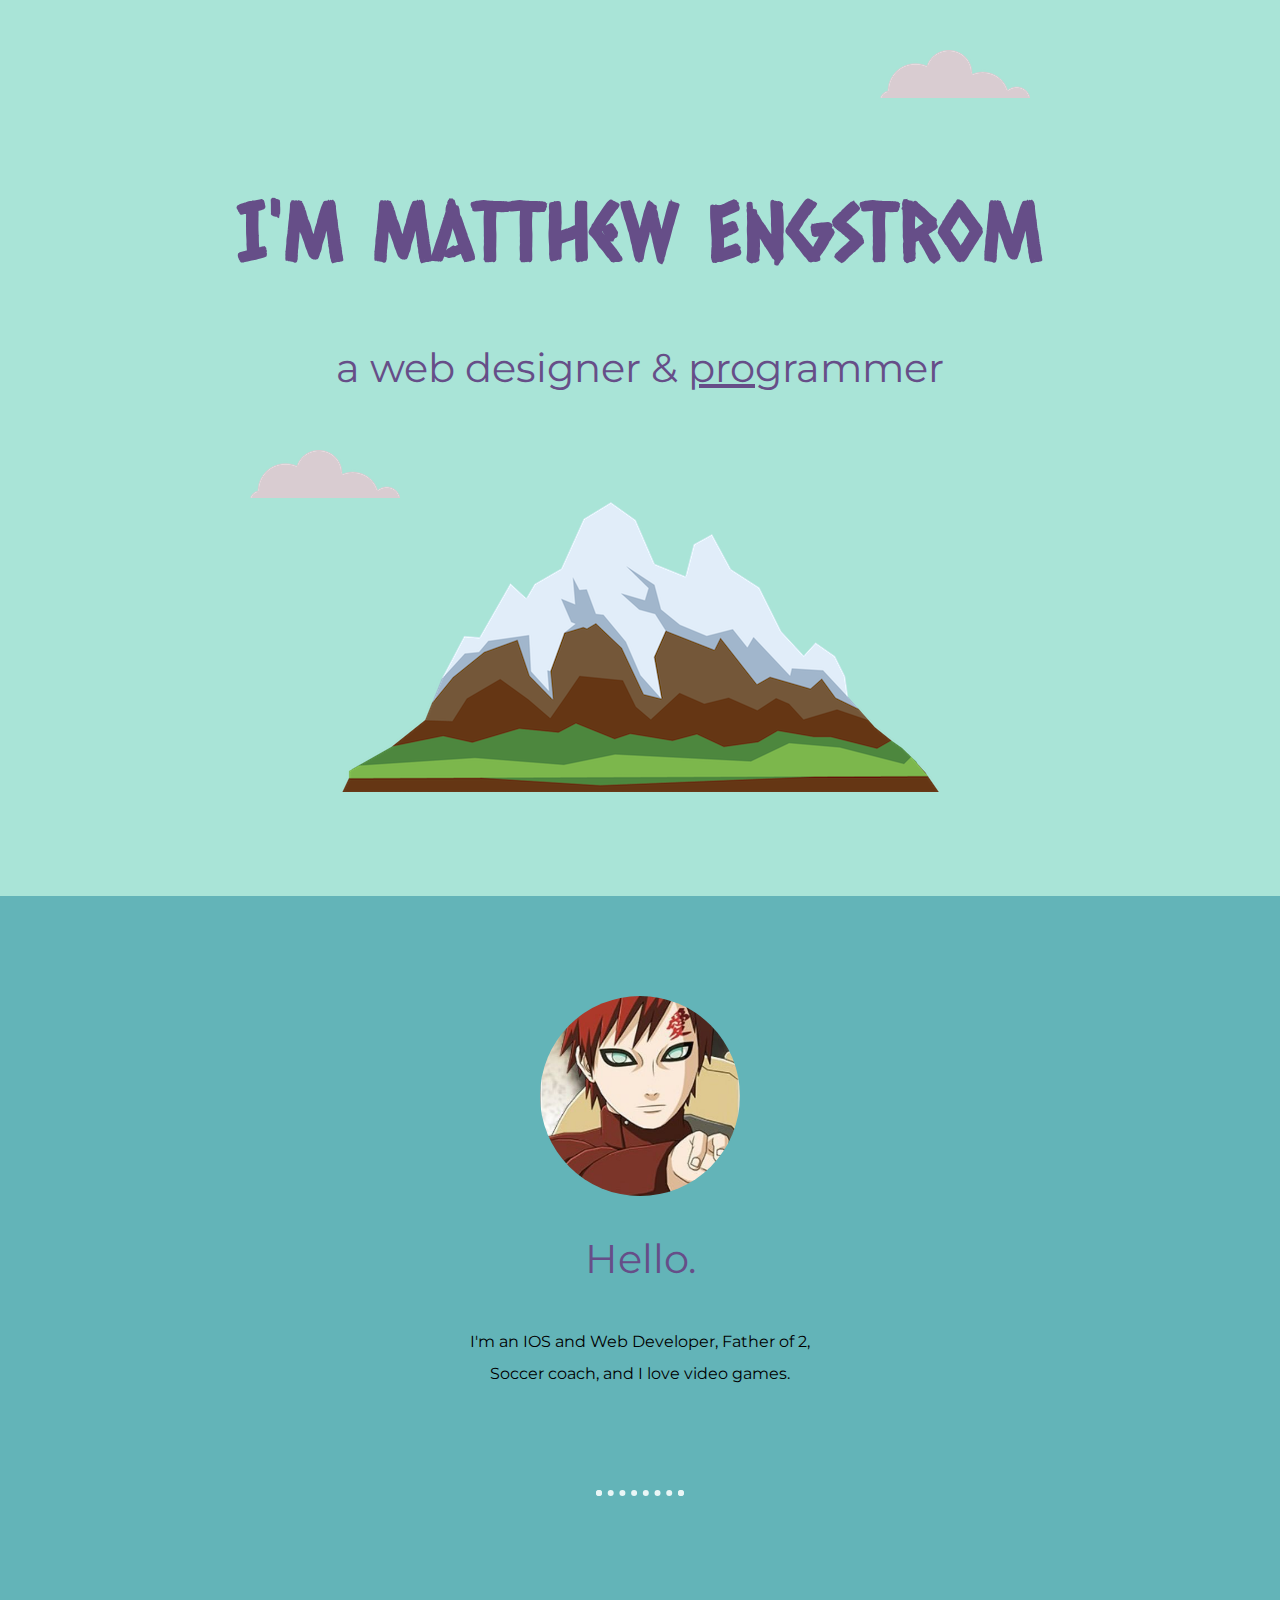
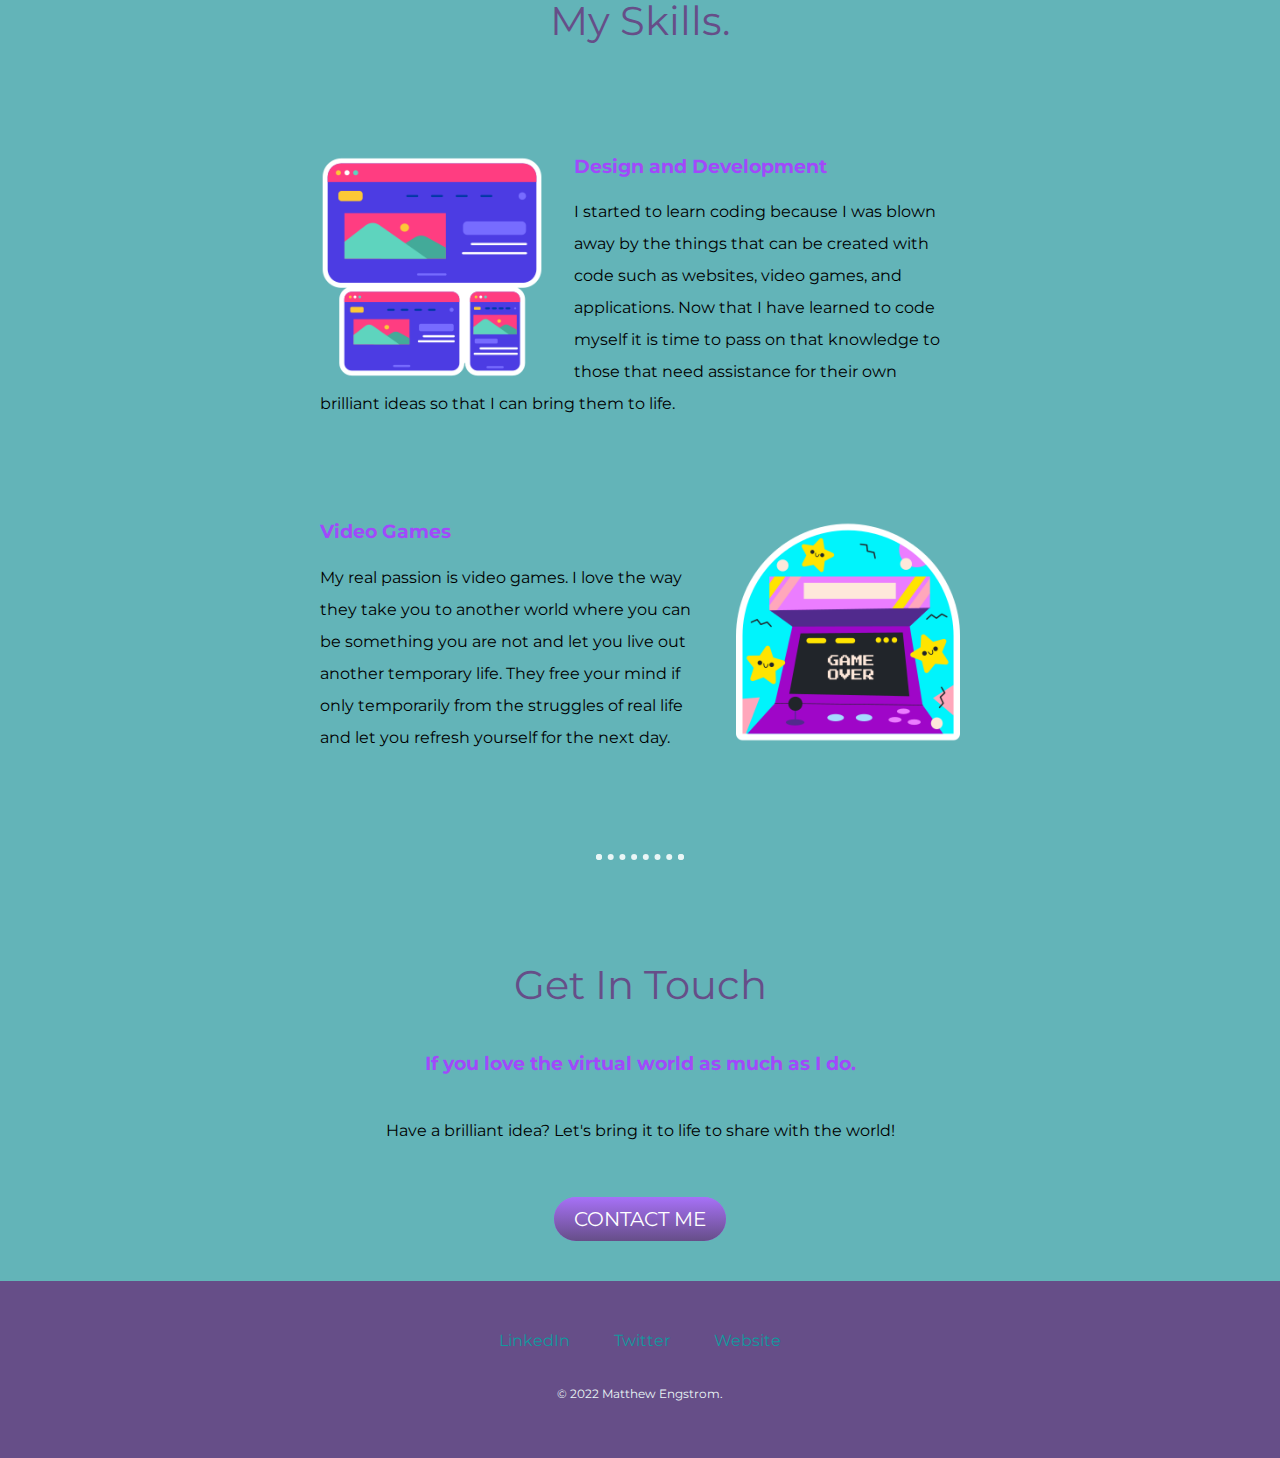
<file: index.html>
<!DOCTYPE html>
<html lang="en" dir="ltr">
  <head>
    <meta charset="utf-8">
    <title>Matthew Engstrom - a web designer & developer</title>
    <link rel="stylesheet" href="styles.css">
    <link rel="icon" href="favicon.ico">
    <link rel="preconnect" href="https://fonts.googleapis.com">
<link rel="preconnect" href="https://fonts.gstatic.com" crossorigin>
<link href="https://fonts.googleapis.com/css2?family=Caesar+Dressing&family=Montserrat&display=swap" rel="stylesheet">
  </head>
  <body>
  <div class="top-container">
    <img class="top-cloud" src="cloud.png" alt="cloud-img">
    <h1>I'm Matthew Engstrom</h1>
    <h2>a web designer & <span class="pro">pro</span>grammer</h2>
    <img class="bottom-cloud" src="cloud.png" alt="cloud-img">
    <img src="mountain.png" alt="mountain-img">
  </div>
  <div class="middle-container">
    <div class="profile">
      <img class="mattykeng" src="mattykeng.jpg" alt="profile-img">
      <h2>Hello.</h2>
      <p class="intro">I'm an IOS and Web Developer, Father of 2, Soccer coach, and I love video games.</p>
    </div>
    <hr>
    <div class="skills">
      <h2>My Skills.</h2>
      <div class="skill-row">
        <img class="coding" src="coding.png" alt="coding-img">
        <h3>Design and Development</h3>
        <p>I started to learn coding because I was blown away by the things that can be created with code such as websites, video games, and applications.
          Now that I have learned to code myself it is time to pass on that knowledge to those that need assistance for their own brilliant ideas so that I can bring them to life.</p>
      </div>
      <div class="skill-row">
        <img class="arcade" src="arcade.png" alt="arcade-img">
        <h3>Video Games</h3>
        <p>My real passion is video games. I love the way they take you to another world where you can be something you are not and let you live out another temporary life.
          They free your mind if only temporarily from the struggles of real life and let you refresh yourself for the next day.</p>
      </div>
    </div>
    <hr>
    <div class="contact-me">
      <h2>Get In Touch</h2>
      <h3>If you love the virtual world as much as I do.</h3>
      <p class="contact-message">Have a brilliant idea? Let's bring it to life to share with the world!</p>
      <a class="btn" href="mailto:name@email.com">CONTACT ME</a>
    </div>
  </div>


  <div class="bottom-container">
    <a class="footer-link" href="https://www.linkedin.com/">LinkedIn</a>
    <a class="footer-link" href="https://twitter.com/">Twitter</a>
    <a class="footer-link" href="https://www.appbrewery.co/">Website</a>
    <p class="copyright"> © 2022 Matthew Engstrom.</p>
  </div>

  </body>
</html>
</file>
<file: styles.css>
body {
  margin: 0;
  text-align: center;
  font-family: 'Montserrat', sans-serif;
}

h1 {
  font-size: 5rem;
  margin: 50px auto 0 auto;
  font-family: 'Caesar Dressing', cursive;
  color: #664E88;
  line-height: 2;
}

h2 {
  font-size: 2.5rem;
  font-weight: normal;
  color: #664E88;
  padding-bottom: 10px;
}

h3 {
  color: #A149FA;
}
a {
  color: #A149FA;
  font-family: 'Montserrat', sans-serif;
  margin: 10px 20px;
  text-decoration: none;
}
a:hover {
  color: #EAF6F6;
}
p {
  line-height: 2
}
hr {
  border: dotted #EAF6F6 6px;
  border-bottom: none;
  width: 6%;
  margin: 100px auto;
}
.footer-link {
  color: #11999E;
}
.copyright {
  color: #EAF6F6;
  font-size: 0.75rem;
  padding: 20px 0;
}

.intro {
width: 30%;
margin: auto;
}
.contact-message {
  width: 40%;
  margin: 40px auto 60px;
}

.skill-row {
width: 50%;
margin: 100px auto 100px auto;
text-align: left;
}

.top-container {
  background-color: #A9E4D7;
  position: relative;
  padding: 100px;
}

.middle-container {
  background-color: #63B4B8;
  padding: 50px 0;
}

.bottom-container {
  background-color: #664E88;
  padding: 50px 0 20px;
}

.pro {
  text-decoration: underline;
}

.top-cloud {
  position: absolute;
  right: 250px;
  top: 50px;
}

.bottom-cloud {
  position: absolute;
  left: 250px;
  top: 450px;
}

.mattykeng {
  margin-top: 50px;
  border-radius: 50%;
  width: 200px;
  height: 200px;
}
.coding {
  width: 35%;
  float: left;
  margin-right: 30px;
}
.arcade {
  width: 35%;
  float: right;
  margin-left: 30px;
}
.btn {
  background: #a771f7;
  background-image: -webkit-linear-gradient(top, #a771f7, #664E88);
  background-image: -moz-linear-gradient(top, #a771f7, #664E88);
  background-image: -ms-linear-gradient(top, #a771f7, #664E88);
  background-image: -o-linear-gradient(top, #a771f7, #664E88);
  background-image: linear-gradient(to bottom, #a771f7, #664E88);
  -webkit-border-radius: 28;
  -moz-border-radius: 28;
  border-radius: 28px;
  font-family: 'Montserrat', sans-serif;
  color: #ffffff;
  font-size: 20px;
  padding: 10px 20px 10px 20px;
  text-decoration: none;
}

.btn:hover {
  background: #c99bfa;
  background-image: -webkit-linear-gradient(top, #c99bfa, #A149FA);
  background-image: -moz-linear-gradient(top, #c99bfa, #A149FA);
  background-image: -ms-linear-gradient(top, #c99bfa, #A149FA);
  background-image: -o-linear-gradient(top, #c99bfa, #A149FA);
  background-image: linear-gradient(to bottom, #c99bfa, #A149FA);
  text-decoration: none;
}
</file>
